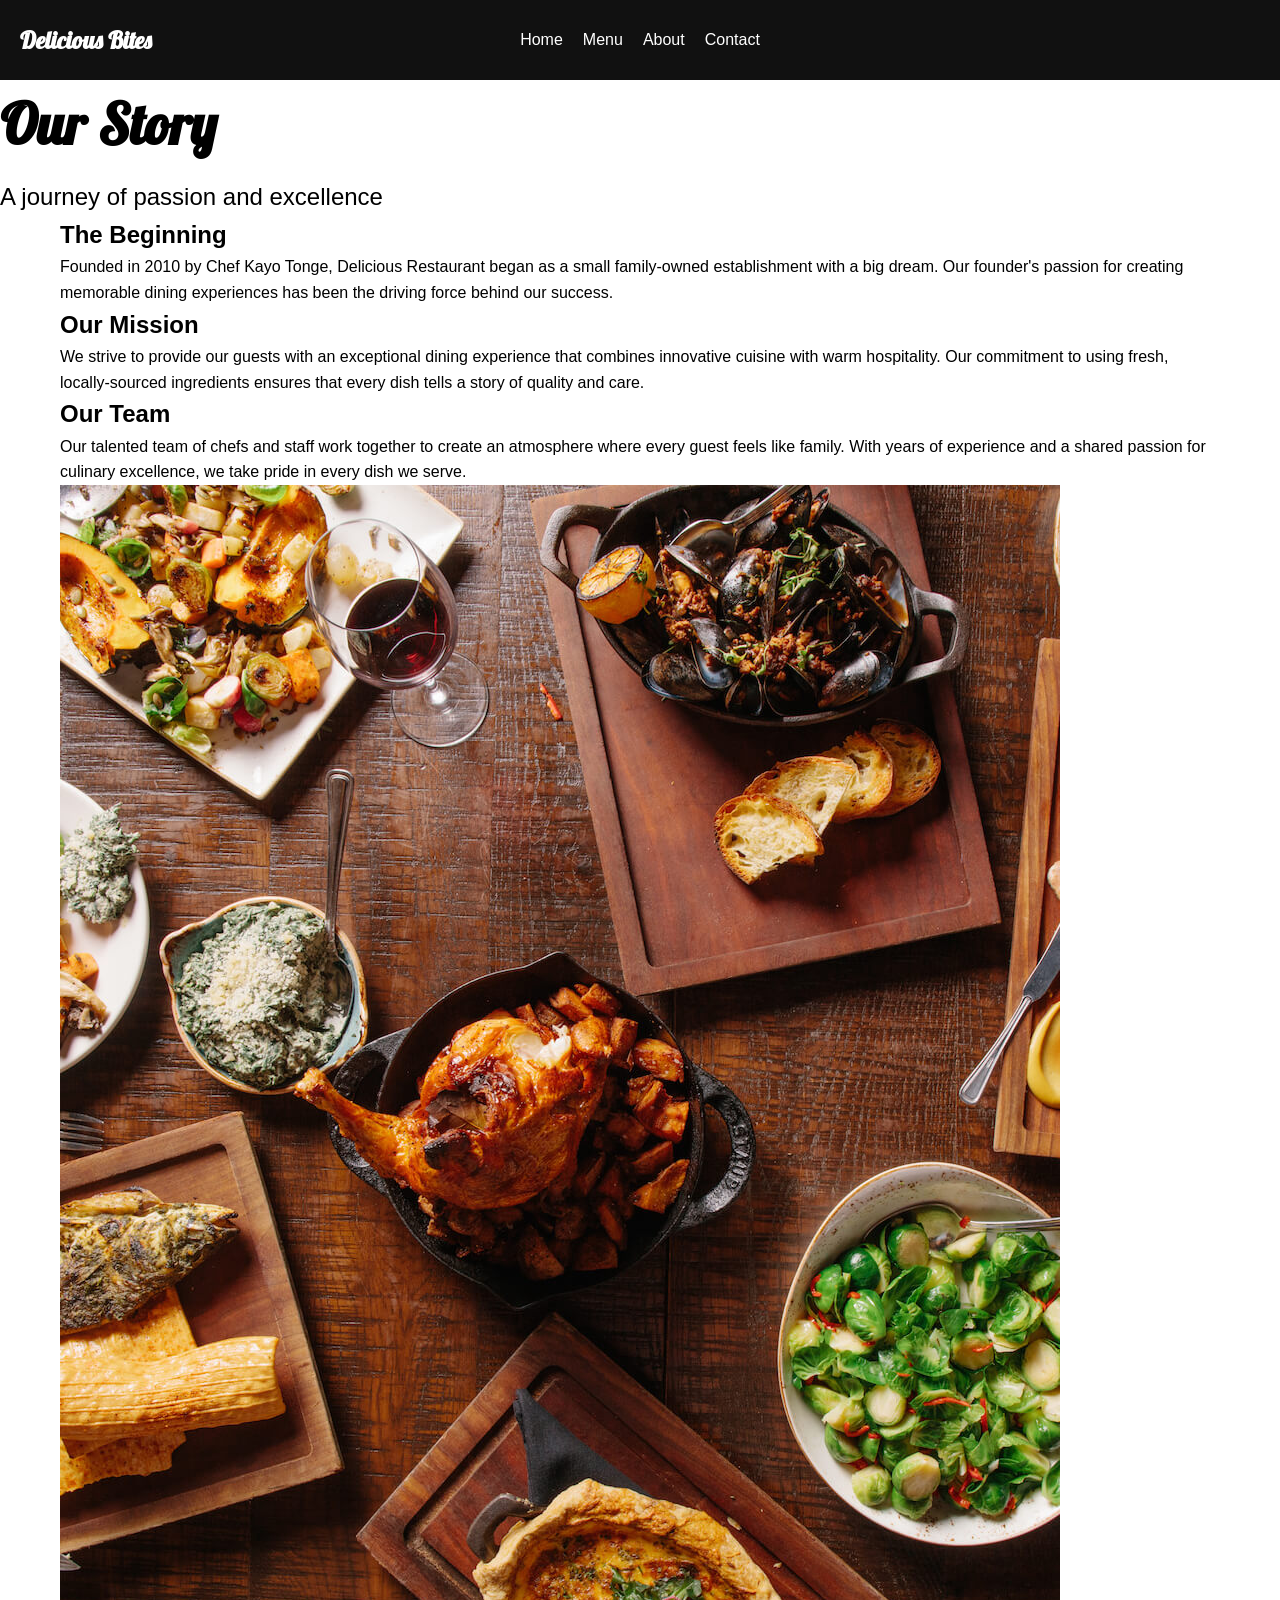
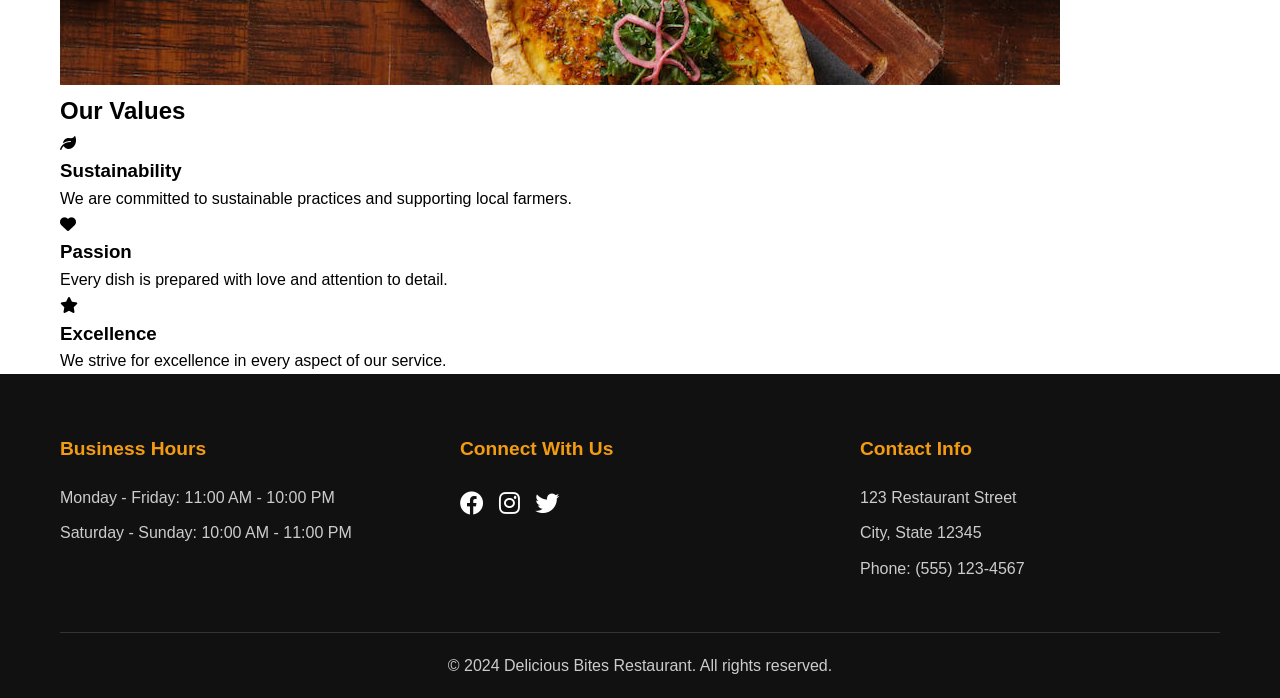
<file: about.html>
<!DOCTYPE html>
<html lang="en">
<head>
    <meta charset="UTF-8">
    <meta name="viewport" content="width=device-width, initial-scale=1.0">
    <title>About Us - Delicious Bites Restaurant</title>
    <link rel="stylesheet" href="serving.css">
    <link href="https://fonts.googleapis.com/css2?family=Lobster&display=swap" rel="stylesheet">
    <link rel="stylesheet" href="https://cdnjs.cloudflare.com/ajax/libs/font-awesome/6.0.0/css/all.min.css">
</head>
<body>
    <header>
        <div class="logo">Delicious Bites</div>
        <input type="checkbox" id="menu-toggle" class="menu-toggle">
        <label for="menu-toggle" class="hamburger">
            <span></span>
            <span></span>
            <span></span>
        </label>
        <nav>
            <ul class="nav-links">
                <li><a href="index.html">Home</a></li>
                <li><a href="menu.html">Menu</a></li>
                <li><a href="about.html">About</a></li>
                <li><a href="contact.html">Contact</a></li>
            </ul>
        </nav>
    </header>

    <section class="about-hero">
        <div class="hero-text">
            <h1>Our Story</h1>
            <p>A journey of passion and excellence</p>
        </div>
    </section>

    <section class="about-content">
        <div class="container">
            <div class="about-grid">
                <div class="about-text">
                    <h2>The Beginning</h2>
                    <p>Founded in 2010 by Chef Kayo Tonge, Delicious Restaurant began as a small family-owned establishment with a big dream. Our founder's passion for creating memorable dining experiences has been the driving force behind our success.</p>
                    
                    <h2>Our Mission</h2>
                    <p>We strive to provide our guests with an exceptional dining experience that combines innovative cuisine with warm hospitality. Our commitment to using fresh, locally-sourced ingredients ensures that every dish tells a story of quality and care.</p>
                    
                    <h2>Our Team</h2>
                    <p>Our talented team of chefs and staff work together to create an atmosphere where every guest feels like family. With years of experience and a shared passion for culinary excellence, we take pride in every dish we serve.</p>
                </div>
                <div class="about-image">
                    <img src="restaurant.jpg" alt="Our Restaurant Interior">
                </div>
            </div>
        </div>
    </section>

    <section class="values">
        <div class="container">
            <h2>Our Values</h2>
            <div class="values-grid">
                <div class="value-card">
                    <i class="fas fa-leaf"></i>
                    <h3>Sustainability</h3>
                    <p>We are committed to sustainable practices and supporting local farmers.</p>
                </div>
                <div class="value-card">
                    <i class="fas fa-heart"></i>
                    <h3>Passion</h3>
                    <p>Every dish is prepared with love and attention to detail.</p>
                </div>
                <div class="value-card">
                    <i class="fas fa-star"></i>
                    <h3>Excellence</h3>
                    <p>We strive for excellence in every aspect of our service.</p>
                </div>
            </div>
        </div>
    </section>

    <footer>
        <div class="container">
            <div class="footer-content">
                <div class="footer-section">
                    <h3>Business Hours</h3>
                    <p>Monday - Friday: 11:00 AM - 10:00 PM</p>
                    <p>Saturday - Sunday: 10:00 AM - 11:00 PM</p>
                </div>
                <div class="footer-section">
                    <h3>Connect With Us</h3>
                    <div class="social-links">
                        <a href="#"><i class="fab fa-facebook"></i></a>
                        <a href="#"><i class="fab fa-instagram"></i></a>
                        <a href="#"><i class="fab fa-twitter"></i></a>
                    </div>
                </div>
                <div class="footer-section">
                    <h3>Contact Info</h3>
                    <p>123 Restaurant Street</p>
                    <p>City, State 12345</p>
                    <p>Phone: (555) 123-4567</p>
                </div>
            </div>
            <div class="footer-bottom">
                <p>&copy; 2024 Delicious Bites Restaurant. All rights reserved.</p>
            </div>
        </div>
    </footer>
</body>
</html>
</file>
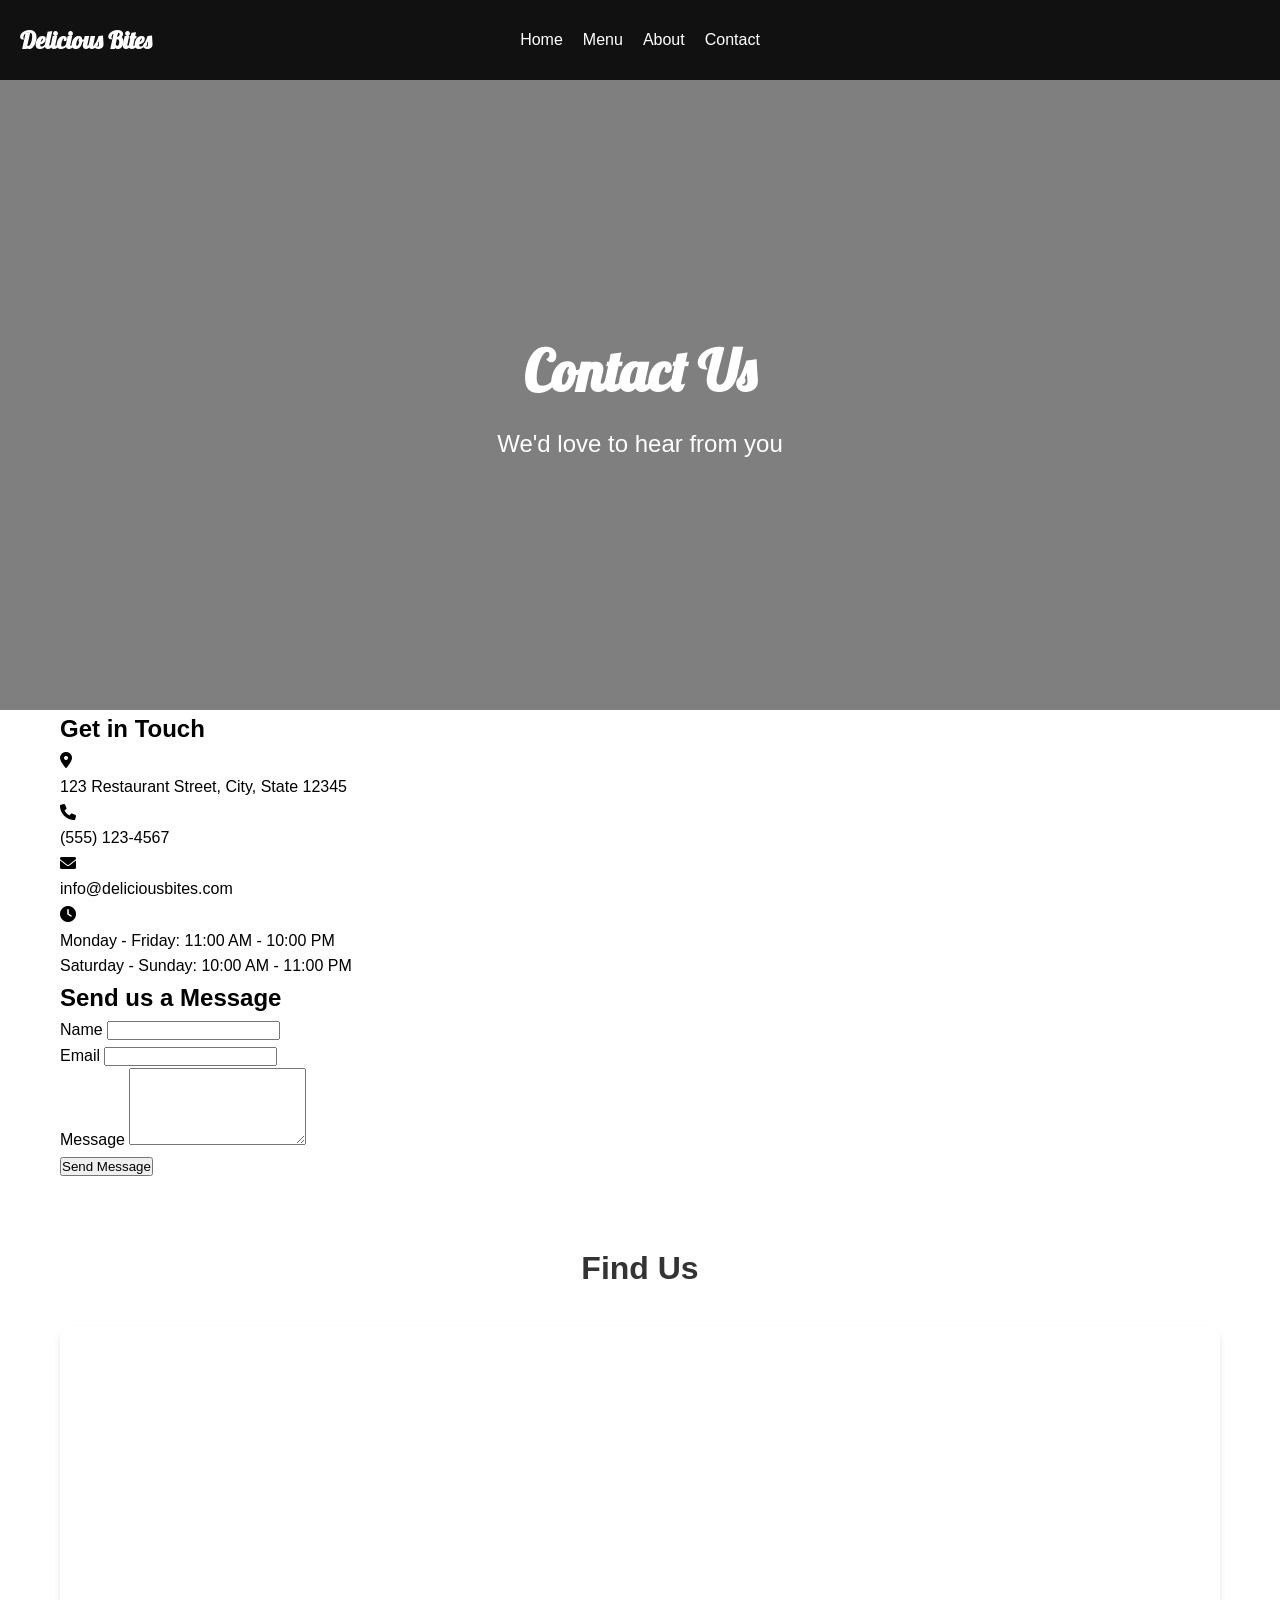
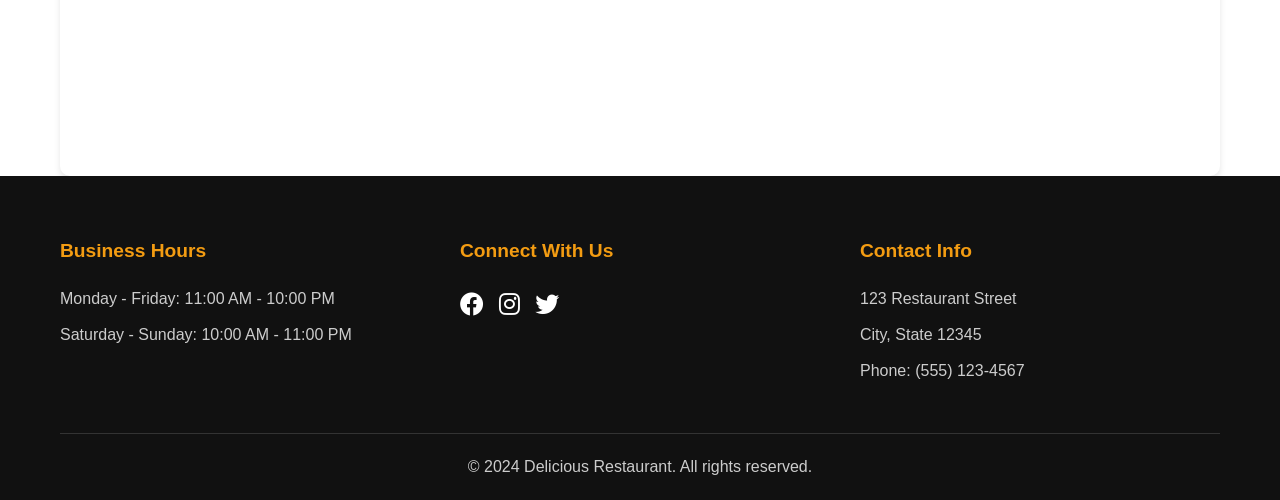
<file: contact.html>
<!DOCTYPE html>
<html lang="en">
<head>
    <meta charset="UTF-8">
    <meta name="viewport" content="width=device-width, initial-scale=1.0">
    <title>Contact - Delicious Bites Restaurant</title>
    <link rel="stylesheet" href="serving.css">
    <link href="https://fonts.googleapis.com/css2?family=Lobster&display=swap" rel="stylesheet">
    <link rel="stylesheet" href="https://cdnjs.cloudflare.com/ajax/libs/font-awesome/6.0.0/css/all.min.css">
</head>
<body>
    <header>
        <div class="logo">Delicious Bites</div>
        <input type="checkbox" id="menu-toggle" class="menu-toggle">
        <label for="menu-toggle" class="hamburger">
            <span></span>
            <span></span>
            <span></span>
        </label>
        <nav>
            <ul class="nav-links">
                <li><a href="index.html">Home</a></li>
                <li><a href="menu.html">Menu</a></li>
                <li><a href="about.html">About</a></li>
                <li><a href="contact.html">Contact</a></li>
            </ul>
        </nav>
    </header>

    <section class="hero">
        <div class="hero-text">
            <h1>Contact Us</h1>
            <p>We'd love to hear from you</p>
        </div>
    </section>

    <section class="contact-content">
        <div class="container">
            <div class="contact-grid">
                <div class="contact-info">
                    <h2>Get in Touch</h2>
                    <div class="info-item">
                        <i class="fas fa-map-marker-alt"></i>
                        <p>123 Restaurant Street, City, State 12345</p>
                    </div>
                    <div class="info-item">
                        <i class="fas fa-phone"></i>
                        <p>(555) 123-4567</p>
                    </div>
                    <div class="info-item">
                        <i class="fas fa-envelope"></i>
                        <p>info@deliciousbites.com</p>
                    </div>
                    <div class="info-item">
                        <i class="fas fa-clock"></i>
                        <p>Monday - Friday: 11:00 AM - 10:00 PM</p>
                        <p>Saturday - Sunday: 10:00 AM - 11:00 PM</p>
                    </div>
                </div>

                <div class="contact-form">
                    <h2>Send us a Message</h2>
                    <form>
                        <div class="form-group">
                            <label for="name">Name</label>
                            <input type="text" id="name" name="name" required>
                        </div>
                        <div class="form-group">
                            <label for="email">Email</label>
                            <input type="email" id="email" name="email" required>
                        </div>
                        <div class="form-group">
                            <label for="message">Message</label>
                            <textarea id="message" name="message" rows="5" required></textarea>
                        </div>
                        <button type="submit" class="submit-btn">Send Message</button>
                    </form>
                </div>
            </div>

            <div class="map-section">
                <h2>Find Us</h2>
                <div class="map-container">
                    <iframe 
                        src="https://www.google.com/maps/embed?pb=!1m18!1m12!1m3!1d387193.30591910525!2d-74.25986432970718!3d40.697149422113014!2m3!1f0!2f0!3f0!3m2!1i1024!2i768!4f13.1!3m3!1m2!1s0x89c24fa5d33f083b%3A0xc80b8f06e177fe62!2sNew%20York%2C%20NY%2C%20USA!5e0!3m2!1sen!2s!4v1647043087964!5m2!1sen!2s" 
                        width="100%" 
                        height="450" 
                        style="border:0;" 
                        allowfullscreen="" 
                        loading="lazy">
                    </iframe>
                </div>
            </div>
        </div>
    </section>

    <footer>
        <div class="container">
            <div class="footer-content">
                <div class="footer-section">
                    <h3>Business Hours</h3>
                    <p>Monday - Friday: 11:00 AM - 10:00 PM</p>
                    <p>Saturday - Sunday: 10:00 AM - 11:00 PM</p>
                </div>
                <div class="footer-section">
                    <h3>Connect With Us</h3>
                    <div class="social-links">
                        <a href="#"><i class="fab fa-facebook"></i></a>
                        <a href="#"><i class="fab fa-instagram"></i></a>
                        <a href="#"><i class="fab fa-twitter"></i></a>
                    </div>
                </div>
                <div class="footer-section">
                    <h3>Contact Info</h3>
                    <p>123 Restaurant Street</p>
                    <p>City, State 12345</p>
                    <p>Phone: (555) 123-4567</p>
                </div>
            </div>
            <div class="footer-bottom">
                <p>&copy; 2024 Delicious Restaurant. All rights reserved.</p>
            </div>
        </div>
    </footer>
</body>
</html>
</file>
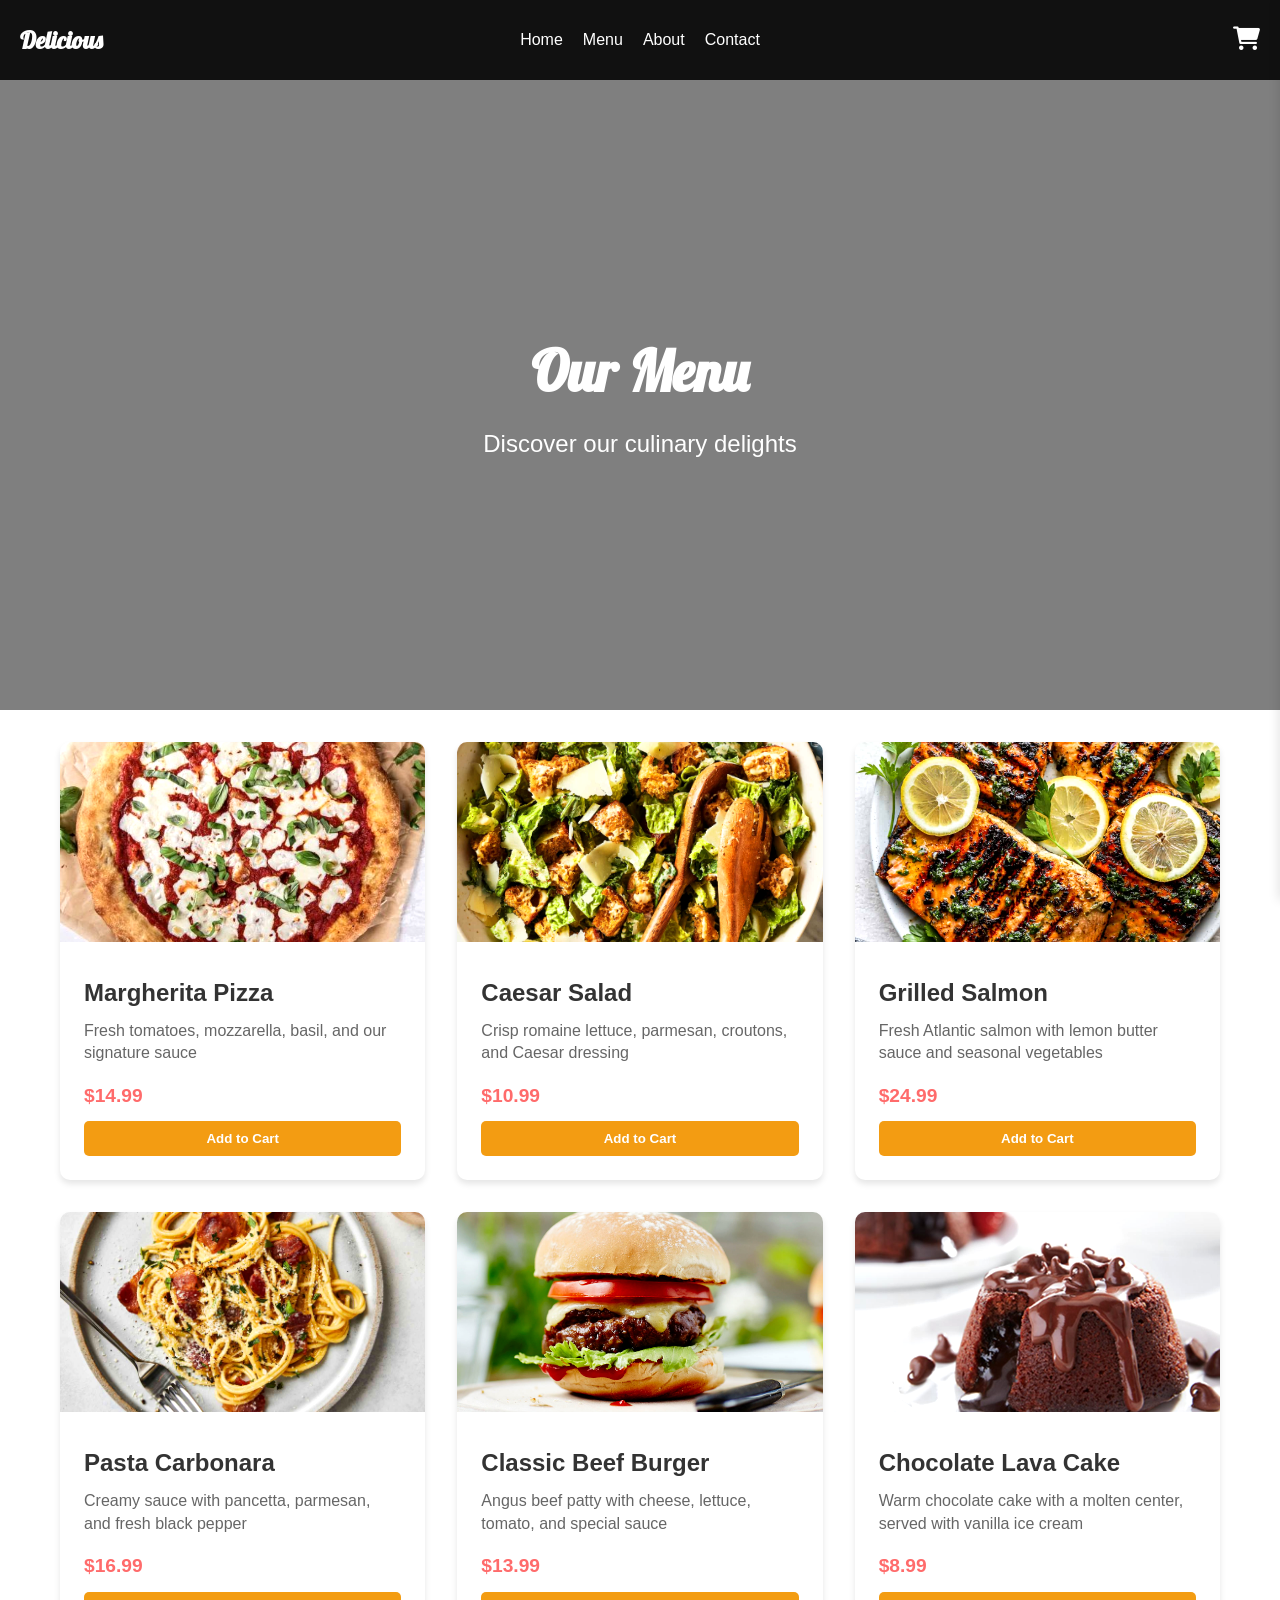
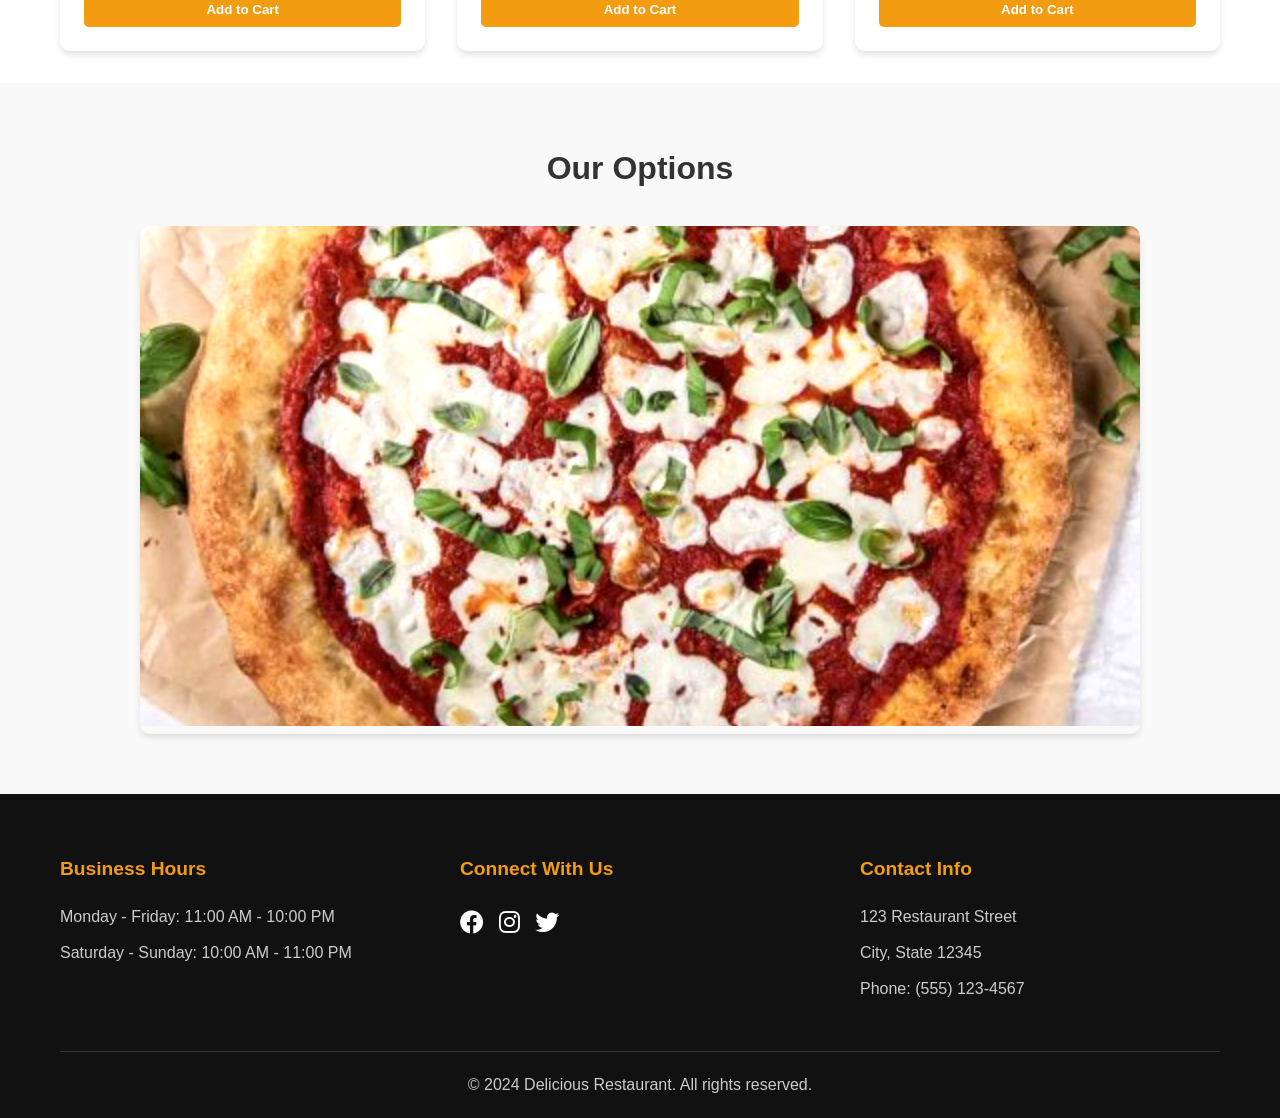
<file: menu.html>
<!DOCTYPE html>
<html lang="en">
<head>
    <meta charset="UTF-8">
    <meta name="viewport" content="width=device-width, initial-scale=1.0">
    <title>Menu - Delicious Restaurant</title>
    <link rel="stylesheet" href="serving.css">
    <link href="https://fonts.googleapis.com/css2?family=Lobster&display=swap" rel="stylesheet">
    <link rel="stylesheet" href="https://cdnjs.cloudflare.com/ajax/libs/font-awesome/6.0.0/css/all.min.css">
</head>
<body>
    <header>
        <div class="logo">Delicious</div>
        <input type="checkbox" id="menu-toggle" class="menu-toggle">
        <label for="menu-toggle" class="hamburger">
            <span></span>
            <span></span>
            <span></span>
        </label>
        <nav>
            <ul class="nav-links">
                <li><a href="index.html">Home</a></li>
                <li><a href="menu.html">Menu</a></li>
                <li><a href="about.html">About</a></li>
                <li><a href="contact.html">Contact</a></li>
            </ul>
        </nav>
        <div class="cart-icon" id="cart-toggle">
            <i class="fas fa-shopping-cart"></i>
            <span id="cart-count">0</span>
        </div>
    </header>

    <!-- Shopping Cart Sidebar -->
    <div id="cart-sidebar">
        <div class="cart-header">
            <h3>Shopping Cart</h3>
            <button class="close-cart" onclick="document.getElementById('cart-sidebar').classList.remove('active')">×</button>
        </div>
        <div class="cart-content">
            <div id="cart-items">
                <!-- Cart items will be dynamically added here -->
            </div>
        </div>
        <div class="cart-total">
            <h4>Total: <span id="cart-total">$0.00</span></h4>
            <div class="cart-actions">
                <button class="clear-cart" onclick="cart.clearCart()">Clear Cart</button>
                <button id="checkout-btn" class="checkout-btn">Checkout</button>
            </div>
        </div>
    </div>

    <!-- Checkout Modal -->
    <div id="checkout-modal" class="modal">
        <div class="modal-content">
            <span class="close-modal">&times;</span>
            <h2>Confirm Your Order</h2>
            <div id="modal-order-summary">
                <!-- Order summary will be injected here -->
            </div>
            <div class="modal-total">
                <strong>Total:</strong> <span id="modal-total-price"></span>
            </div>
            <button id="confirm-checkout-btn" class="checkout-btn">Confirm Order</button>
        </div>
    </div>

    <section class="hero">
        <div class="hero-text">
            <h1>Our Menu</h1>
            <p>Discover our culinary delights</p>
        </div>
    </section>

    <section class="menu-content">
        <div class="container">
            <div class="menu-grid">
                <div class="menu-item">
                    <img src="pizza.jpg" alt="Margherita Pizza">
                    <div class="menu-item-info">
                        <h3>Margherita Pizza</h3>
                        <p>Fresh tomatoes, mozzarella, basil, and our signature sauce</p>
                        <span class="price">$14.99</span>
                        <button class="add-to-cart" 
                                data-name="Margherita Pizza" 
                                data-price="14.99" 
                                data-image="pizza.jpg">
                            Add to Cart
                        </button>
                    </div>
                </div>

                <div class="menu-item">
                    <img src="salad.jpg" alt="Caesar Salad">
                    <div class="menu-item-info">
                        <h3>Caesar Salad</h3>
                        <p>Crisp romaine lettuce, parmesan, croutons, and Caesar dressing</p>
                        <span class="price">$10.99</span>
                        <button class="add-to-cart" 
                                data-name="Caesar Salad" 
                                data-price="10.99" 
                                data-image="salad.jpg">
                            Add to Cart
                        </button>
                    </div>
                </div>

                <div class="menu-item">
                    <img src="salmon.jpg" alt="Grilled Salmon">
                    <div class="menu-item-info">
                        <h3>Grilled Salmon</h3>
                        <p>Fresh Atlantic salmon with lemon butter sauce and seasonal vegetables</p>
                        <span class="price">$24.99</span>
                        <button class="add-to-cart" 
                                data-name="Grilled Salmon" 
                                data-price="24.99" 
                                data-image="restaurant.jpg">
                            Add to Cart
                        </button>
                    </div>
                </div>

                <div class="menu-item">
                    <img src="pasta.jpg" alt="Pasta Carbonara">
                    <div class="menu-item-info">
                        <h3>Pasta Carbonara</h3>
                        <p>Creamy sauce with pancetta, parmesan, and fresh black pepper</p>
                        <span class="price">$16.99</span>
                        <button class="add-to-cart" 
                                data-name="Pasta Carbonara" 
                                data-price="16.99" 
                                data-image="pizza.jpg">
                            Add to Cart
                        </button>
                    </div>
                </div>

                <div class="menu-item">
                    <img src="burger.jpg" alt="Beef Burger">
                    <div class="menu-item-info">
                        <h3>Classic Beef Burger</h3>
                        <p>Angus beef patty with cheese, lettuce, tomato, and special sauce</p>
                        <span class="price">$13.99</span>
                        <button class="add-to-cart" 
                                data-name="Classic Beef Burger" 
                                data-price="13.99" 
                                data-image="salad.jpg">
                            Add to Cart
                        </button>
                    </div>
                </div>

                <div class="menu-item">
                    <img src="chocolate.jpg" alt="Chocolate Cake">
                    <div class="menu-item-info">
                        <h3>Chocolate Lava Cake</h3>
                        <p>Warm chocolate cake with a molten center, served with vanilla ice cream</p>
                        <span class="price">$8.99</span>
                        <button class="add-to-cart" 
                                data-name="Chocolate Lava Cake" 
                                data-price="8.99" 
                                data-image="restaurant.jpg">
                            Add to Cart
                        </button>
                    </div>
                </div>
            </div>
        </div>
    </section>

    <section class="gallery">
        <h2>Our Options</h2>
        <div class="slider">
            <div class="slides">
                <div class="slide">
                    <img src="pizza.jpg" alt="Pizza">
                </div>
                <div class="slide">
                    <img src="salad.jpg" alt="Salad">
                </div>
                <div class="slide">
                    <img src="salmon.jpg" alt="Salmon">
                </div>
                <div class="slide">
                    <img src="chocolate.jpg" alt="Chocolate Cake">
                </div>
                <div class="slide">
                    <img src="pasta.jpg" alt="Pasta">
                </div>
                <div class="slide">
                    <img src="burger.jpg" alt="Juicy Burger">
                </div>
            </div>
        </div>
    </section>

    <footer>
        <div class="container">
            <div class="footer-content">
                <div class="footer-section">
                    <h3>Business Hours</h3>
                    <p>Monday - Friday: 11:00 AM - 10:00 PM</p>
                    <p>Saturday - Sunday: 10:00 AM - 11:00 PM</p>
                </div>
                <div class="footer-section">
                    <h3>Connect With Us</h3>
                    <div class="social-links">
                        <a href="#"><i class="fab fa-facebook"></i></a>
                        <a href="#"><i class="fab fa-instagram"></i></a>
                        <a href="#"><i class="fab fa-twitter"></i></a>
                    </div>
                </div>
                <div class="footer-section">
                    <h3>Contact Info</h3>
                    <p>123 Restaurant Street</p>
                    <p>City, State 12345</p>
                    <p>Phone: (555) 123-4567</p>
                </div>
            </div>
            <div class="footer-bottom">
                <p>&copy; 2024 Delicious Restaurant. All rights reserved.</p>
            </div>
        </div>
    </footer>

    <script src="cart.js"></script>
</body>
</html>
</file>
<file: serving.css>
/* Base reset */
* {
  margin: 0;
  padding: 0;
  box-sizing: border-box;
}

body {
  font-family: Arial, sans-serif;
  line-height: 1.6;
}

.container {
  max-width: 1200px;
  margin: 0 auto;
  padding: 0 20px;
}

/* Header styles */
header {
  display: flex;
  justify-content: space-between;
  align-items: center;
  background-color: #111;
  color: white;
  padding: 0 20px;
  height: 80px;
  position: relative;
}

nav {
  position: absolute;
  left: 50%;
  transform: translateX(-50%);
}

.logo {
  font-size: 1.5rem;
  font-weight: bold;
  font-family: 'Lobster', cursive;
}

/* Hamburger Menu */
.menu-toggle {
  opacity: 0;
  position: absolute;
  left: -9999px;
}

.hamburger {
  display: none;
  flex-direction: column;
  gap: 6px;
  cursor: pointer;
  padding: 10px;
  z-index: 100;
}

.hamburger span {
  display: block;
  width: 25px;
  height: 3px;
  background-color: white;
  transition: 0.3s;
}

.nav-links {
  list-style: none;
  display: flex;
  gap: 20px;
}

.nav-links a {
  color: white;
  text-decoration: none;
  transition: color 0.3s ease;
}

.nav-links a:hover {
  color: #f39c12;
}

/* Responsive Design */
@media (max-width: 1024px) {
  .container {
      max-width: 960px;
  }
}

@media (max-width: 768px) {
  .container {
      max-width: 720px;
  }

  .hamburger {
      display: flex;
  }

  .menu-toggle:checked ~ .hamburger span:nth-child(1) {
      transform: translateY(9px) rotate(45deg);
  }

  .menu-toggle:checked ~ .hamburger span:nth-child(2) {
      opacity: 0;
  }

  .menu-toggle:checked ~ .hamburger span:nth-child(3) {
      transform: translateY(-9px) rotate(-45deg);
  }

  .nav-links {
      display: none;
      position: fixed;
      top: 0;
      left: 0;
      right: 0;
      bottom: 0;
      background-color: rgba(0, 0, 0, 0.9);
      padding: 80px 20px 20px;
      text-align: center;
      z-index: 99;
  }

  .menu-toggle:checked ~ nav .nav-links {
      display: flex !important;
      flex-direction: column;
      gap: 20px;
  }

  .nav-links a {
      color: #fff;
      font-size: 1.2rem;
      padding: 10px;
      display: block;
  }
}

@media (max-width: 576px) {
  .container {
      max-width: 540px;
      padding: 0 15px;
  }

  .logo {
      font-size: 1.2rem;
  }

  .hero-text h1 {
      font-size: 2rem;
  }

  .hero-text p {
      font-size: 1rem;
  }
}

/* Hero Section */
.hero {
  background-image: url('https://images.unsplash.com/photo-1504674900247-0877df9cc836?auto=format&fit=crop&w=1350&q=80');
  background-size: cover;
  background-position: center;
  height: 70vh;
  display: flex;
  justify-content: center;
  align-items: center;
  color: white;
  text-align: center;
  position: relative;
}

.hero::after {
  content: "";
  position: absolute;
  top: 0;
  left: 0;
  right: 0;
  bottom: 0;
  background: rgba(0, 0, 0, 0.5);
  z-index: 1;
}

.hero-text {
  position: relative;
  z-index: 2;
}

.hero-text h1 {
  font-size: 3.5rem;
  margin-bottom: 0.5rem;
  font-family: 'Lobster', cursive;
}

.hero-text p {
  font-size: 1.5rem;
  font-weight: 300;
}

/* Menu Section */
.menu-card {
  display: grid;
  grid-template-columns: repeat(auto-fit, minmax(280px, 1fr));
  gap: 30px;
  padding: 20px;
}

.card {
  background-color: white;
  padding: 20px;
  border-radius: 12px;
  box-shadow: 0 4px 12px rgba(0,0,0,0.1);
  transition: transform 0.3s ease;
}

.card:hover {
  transform: translateY(-5px);
}

.card img {
  width: 100%;
  height: 200px;
  object-fit: cover;
  border-radius: 8px;
  margin-bottom: 15px;
}

.card h3 {
  font-size: 1.5rem;
  color: #333;
  margin-bottom: 10px;
}

.card p {
  color: #666;
  margin-bottom: 15px;
}

.card .price {
  font-size: 1.2rem;
  font-weight: bold;
  color: #f39c12;
}

/* Gallery Section */
.gallery {
  padding: 60px 20px;
  text-align: center;
  background: #f9f9f9;
}

.gallery h2 {
  margin-bottom: 2rem;
  color: #333;
  font-size: 2rem;
}

.slider {
  width: 100%;
  max-width: 1000px;
  margin: 0 auto;
  position: relative;
  overflow: hidden;
  border-radius: 10px;
  box-shadow: 0 4px 6px rgba(0, 0, 0, 0.1);
}

.slides {
  display: flex;
  width: 600%; /* 100% * 6 slides */
  animation: slideshow 24s infinite;
}

.slide {
  width: 16.666%; /* 100% / 6 slides */
}

.slide img {
  width: 100%;
  height: 500px;
  object-fit: cover;
  filter: brightness(1.05) contrast(1.05);
}

/* Remove manual navigation styles */

@keyframes slideshow {
  0%    { transform: translateX(0%); }
  12.5% { transform: translateX(0%); }
  16.7% { transform: translateX(-16.666%); }
  29.2% { transform: translateX(-16.666%); }
  33.3% { transform: translateX(-33.333%); }
  45.8% { transform: translateX(-33.333%); }
  50%   { transform: translateX(-50%); }
  62.5% { transform: translateX(-50%); }
  66.7% { transform: translateX(-66.666%); }
  79.2% { transform: translateX(-66.666%); }
  83.3% { transform: translateX(-83.333%); }
  95.8% { transform: translateX(-83.333%); }
  100%  { transform: translateX(0%); }
}

/* Menu Grid */
.menu-grid {
  display: grid;
  grid-template-columns: repeat(auto-fit, minmax(300px, 1fr));
  gap: 2rem;
  padding: 2rem 0;
}

.menu-item {
  background: white;
  border-radius: 10px;
  overflow: hidden;
  box-shadow: 0 4px 6px rgba(0, 0, 0, 0.1);
  transition: transform 0.3s ease;
  display: block;
}

.menu-item:hover {
  transform: translateY(-5px);
}

.menu-item img {
  width: 100%;
  height: 200px;
  object-fit: cover;
  filter: brightness(1.05) contrast(1.05);
  transition: transform 0.3s ease;
}

.menu-item:hover img {
  transform: scale(1.02);
}

.menu-item-info {
  padding: 1.5rem;
}

.menu-item-info h3 {
  margin: 0 0 0.5rem 0;
  color: #333;
  font-size: 1.5rem;
}

.menu-item-info p {
  color: #666;
  margin-bottom: 1rem;
  line-height: 1.4;
}

.price {
  font-weight: bold;
  color: #ff6b6b;
  font-size: 1.2rem;
}

/* Menu Filtering */
.category-radio#all:checked ~ .menu-grid .menu-item {
  display: block;
}

.category-radio#starters:checked ~ .menu-grid .menu-item:not(.starters) {
  display: none;
}

.category-radio#main:checked ~ .menu-grid .menu-item:not(.main) {
  display: none;
}

.category-radio#desserts:checked ~ .menu-grid .menu-item:not(.desserts) {
  display: none;
}

.category-radio#drinks:checked ~ .menu-grid .menu-item:not(.drinks) {
  display: none;
}

/* Responsive adjustments */
@media (max-width: 768px) {
  .menu-grid {
    grid-template-columns: repeat(auto-fit, minmax(250px, 1fr));
    gap: 1.5rem;
  }

  .slide img {
    height: 300px;
  }
}

@media (max-width: 576px) {
  .menu-grid {
    grid-template-columns: 1fr;
    gap: 1rem;
  }

  .slide img {
    height: 200px;
  }
}

/* Footer */
footer {
  background-color: #111;
  color: white;
  padding: 60px 20px 20px;
}

.footer-content {
  display: grid;
  grid-template-columns: repeat(auto-fit, minmax(250px, 1fr));
  gap: 40px;
  margin-bottom: 40px;
}

.footer-section h3 {
  font-size: 1.2rem;
  margin-bottom: 20px;
  color: #f39c12;
}

.footer-section p {
  margin-bottom: 10px;
  color: #ccc;
}

.social-links {
  display: flex;
  gap: 15px;
}

.social-links a {
  color: white;
  font-size: 1.5rem;
  transition: color 0.3s ease;
}

.social-links a:hover {
  color: #f39c12;
}

.footer-bottom {
  text-align: center;
  padding-top: 20px;
  border-top: 1px solid #333;
}

.footer-bottom p {
  color: #ccc;
}

/* Menu Categories */
.menu-categories {
  display: flex;
  justify-content: center;
  gap: 1rem;
  margin-bottom: 2rem;
  flex-wrap: wrap;
}

.category-radio {
  display: none;
}

.category-btn {
  padding: 0.5rem 1.5rem;
  border: 2px solid #ff6b6b;
  border-radius: 25px;
  cursor: pointer;
  transition: all 0.3s ease;
  background: transparent;
  color: #333;
}

.category-btn:hover {
  background: #ff6b6b;
  color: white;
}

.category-radio:checked + .category-btn {
  background: #ff6b6b;
  color: white;
}

/* Map Section */
.map-section {
    margin-top: 4rem;
    text-align: center;
}

.map-section h2 {
    margin-bottom: 2rem;
    color: #333;
    font-size: 2rem;
}

.map-container {
    width: 100%;
    border-radius: 10px;
    overflow: hidden;
    box-shadow: 0 4px 6px rgba(0, 0, 0, 0.1);
}

.map-container iframe {
    display: block;
    width: 100%;
    height: 450px;
    border: none;
}

@media (max-width: 768px) {
    .map-container iframe {
        height: 350px;
    }
}

@media (max-width: 576px) {
    .map-container iframe {
        height: 250px;
    }
}

/* Shopping Cart Styles */
.cart-icon {
    position: relative;
    cursor: pointer;
    margin-left: 20px;
}

.cart-icon i {
    font-size: 1.5rem;
    color: white;
}

#cart-count {
    position: absolute;
    top: -8px;
    right: -8px;
    background: #ff6b6b;
    color: white;
    border-radius: 50%;
    width: 20px;
    height: 20px;
    display: none;
    align-items: center;
    justify-content: center;
    font-size: 0.8rem;
    font-weight: bold;
}

#cart-sidebar {
    position: fixed;
    top: 0;
    right: -400px;
    width: 400px;
    height: 100vh;
    background: white;
    box-shadow: -2px 0 10px rgba(0,0,0,0.1);
    transition: right 0.3s ease;
    z-index: 1000;
    overflow-y: auto;
}

#cart-sidebar.active {
    right: 0;
}

.cart-header {
    background: #333;
    color: white;
    padding: 20px;
    display: flex;
    justify-content: space-between;
    align-items: center;
}

.cart-header h3 {
    margin: 0;
}

.close-cart {
    background: none;
    border: none;
    color: white;
    font-size: 1.5rem;
    cursor: pointer;
}

.cart-content {
    padding: 20px;
}

.cart-item {
    display: flex;
    align-items: center;
    padding: 15px 0;
    border-bottom: 1px solid #eee;
    gap: 15px;
}

.cart-item-image {
    width: 60px;
    height: 60px;
    object-fit: cover;
    border-radius: 8px;
}

.cart-item-details {
    flex: 1;
}

.cart-item-details h4 {
    margin: 0 0 5px 0;
    color: #333;
}

.cart-item-details p {
    margin: 0 0 10px 0;
    color: #666;
    font-weight: bold;
}

.quantity-controls {
    display: flex;
    align-items: center;
    gap: 10px;
}

.quantity-controls button {
    background: #f39c12;
    color: white;
    border: none;
    width: 25px;
    height: 25px;
    border-radius: 50%;
    cursor: pointer;
    font-weight: bold;
}

.quantity-controls button:hover {
    background: #e67e22;
}

.remove-btn {
    background: #ff6b6b;
    color: white;
    border: none;
    width: 30px;
    height: 30px;
    border-radius: 50%;
    cursor: pointer;
    font-size: 1.2rem;
    font-weight: bold;
}

.remove-btn:hover {
    background: #ff5252;
}

.cart-total {
    padding: 20px;
    background: #f9f9f9;
    border-top: 1px solid #eee;
}

.cart-total h4 {
    margin: 0 0 10px 0;
    color: #333;
}

.cart-actions {
    display: flex;
    gap: 10px;
    margin-top: 15px;
}

.cart-actions button {
    flex: 1;
    padding: 10px;
    border: none;
    border-radius: 5px;
    cursor: pointer;
    font-weight: bold;
}

.clear-cart {
    background: #ff6b6b;
    color: white;
}

.clear-cart:hover {
    background: #ff5252;
}

.checkout-btn {
    background: #4CAF50;
    color: white;
}

.checkout-btn:hover {
    background: #45a049;
}

.empty-cart {
    text-align: center;
    color: #666;
    padding: 40px 20px;
}

/* Add to Cart Button */
.add-to-cart {
    background: #f39c12;
    color: white;
    border: none;
    padding: 10px 20px;
    border-radius: 5px;
    cursor: pointer;
    font-weight: bold;
    transition: background 0.3s ease;
    margin-top: 10px;
    width: 100%;
}

.add-to-cart:hover {
    background: #e67e22;
}

/* Notification */
.notification {
    position: fixed;
    top: 20px;
    right: 20px;
    background: #4CAF50;
    color: white;
    padding: 15px 20px;
    border-radius: 5px;
    z-index: 1001;
    animation: slideIn 0.3s ease;
}

@keyframes slideIn {
    from {
        transform: translateX(100%);
        opacity: 0;
    }
    to {
        transform: translateX(0);
        opacity: 1;
    }
}

/* Responsive Cart */
@media (max-width: 768px) {
    #cart-sidebar {
        width: 100%;
        right: -100%;
    }
    
    .cart-item {
        flex-direction: column;
        text-align: center;
    }
    
    .cart-item-image {
        width: 80px;
        height: 80px;
    }
}

/* Modal Styles */
.modal {
    display: none; 
    position: fixed; 
    z-index: 1001; 
    left: 0;
    top: 0;
    width: 100%; 
    height: 100%; 
    overflow: auto; 
    background-color: rgba(0,0,0,0.5);
    animation: fadeIn 0.3s ease-in-out;
}

.modal-content {
    background-color: #fefefe;
    margin: 10% auto;
    padding: 30px;
    border-radius: 10px;
    width: 90%;
    max-width: 400px;
    text-align: center;
    position: relative;
    box-shadow: 0 5px 15px rgba(0,0,0,0.3);
    animation: slideDown 0.4s ease-in-out;
}

.close-modal {
    color: #aaa;
    position: absolute;
    top: 10px;
    right: 20px;
    font-size: 28px;
    font-weight: bold;
    cursor: pointer;
}

.close-modal:hover {
    color: #333;
}

#modal-order-summary {
    margin: 20px 0;
    text-align: left;
}

#modal-order-summary p {
    padding: 5px 0;
    border-bottom: 1px solid #eee;
}

.modal-total {
    margin-top: 20px;
    font-size: 1.2rem;
    font-weight: bold;
}

@keyframes fadeIn {
    from { opacity: 0; }
    to { opacity: 1; }
}

@keyframes slideDown {
    from { transform: translateY(-50px); opacity: 0; }
    to { transform: translateY(0); opacity: 1; }
}
</file>
